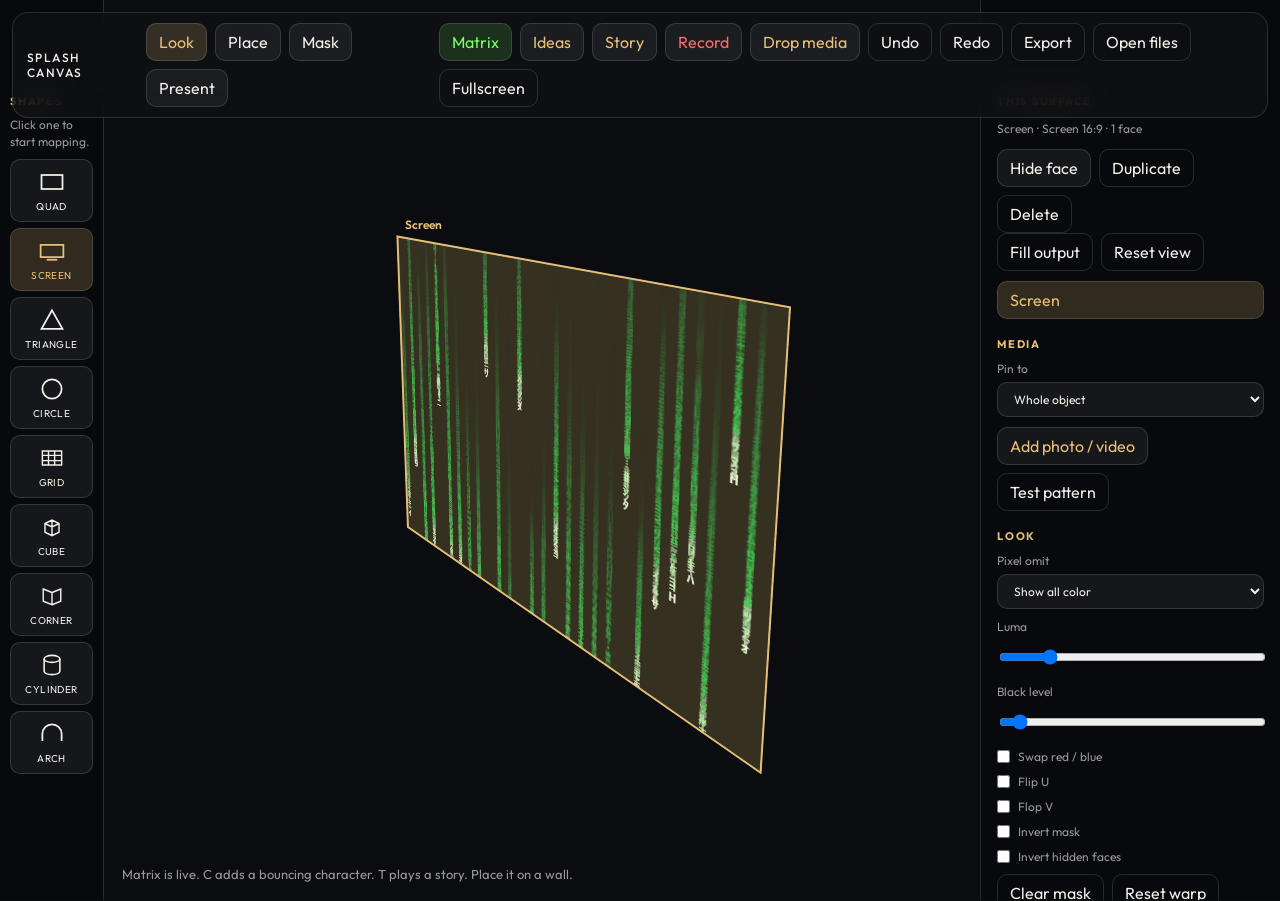
<file: apps/splash-canvas/index.html>
<!DOCTYPE html>
<html lang="en">
<head>
  <meta charset="UTF-8" />
  <meta name="viewport" content="width=device-width, initial-scale=1, viewport-fit=cover" />
  <meta http-equiv="Cache-Control" content="no-store" />
  <title>Splash Canvas — mapping studio</title>
  <link rel="icon" href="data:image/svg+xml,%3Csvg xmlns='http://www.w3.org/2000/svg' viewBox='0 0 64 64'%3E%3Crect width='64' height='64' rx='14' fill='%230b0c10'/%3E%3Ccircle cx='22' cy='24' r='10' fill='%23e8c07a'/%3E%3Ccircle cx='44' cy='40' r='12' fill='%235a90d0'/%3E%3C/svg%3E" />
  <link rel="manifest" href="./manifest.webmanifest" />
  <link rel="preconnect" href="https://fonts.googleapis.com" />
  <link rel="preconnect" href="https://fonts.gstatic.com" crossorigin />
  <link href="https://fonts.googleapis.com/css2?family=Outfit:wght@300;400;500;600&family=Share+Tech+Mono&display=swap" rel="stylesheet" />
  <link rel="stylesheet" href="./styles.css?v=8" />
</head>
<body data-mode="geometry" data-shape="quad">
  <header id="chrome">
    <div class="brand">Splash Canvas</div>
    <nav>
      <button type="button" data-mode="geometry" class="active">Look</button>
      <button type="button" data-mode="warp">Place</button>
      <button type="button" data-mode="mask">Mask</button>
      <button type="button" data-mode="present">Present</button>
    </nav>
    <div class="right">
      <button type="button" id="play-matrix">Matrix</button>
      <button type="button" id="ideas-open">Ideas</button>
      <button type="button" id="story-open">Story</button>
      <button type="button" id="record-toggle">Record</button>
      <button type="button" id="pick-media">Drop media</button>
      <button type="button" class="ghost" id="undo">Undo</button>
      <button type="button" class="ghost" id="redo">Redo</button>
      <button type="button" class="ghost" id="export-json">Export</button>
      <button type="button" class="ghost" id="pick-files">Open files</button>
      <button type="button" class="ghost" id="fullscreen">Fullscreen</button>
    </div>
  </header>

  <main id="workspace">
    <aside id="tools">
      <h2>Shapes</h2>
      <p class="muted tools-hint">Click one to start mapping.</p>
      <div id="shape-list">
        <button type="button" class="shape active" data-shape="quad" title="One rectangle — start here">
          <svg viewBox="0 0 32 32" aria-hidden="true"><rect x="4" y="8" width="24" height="16" fill="none" stroke="currentColor" stroke-width="2"/></svg>
          Quad
        </button>
        <button type="button" class="shape" data-shape="screen" title="16:9 screen">
          <svg viewBox="0 0 32 32" aria-hidden="true"><rect x="3" y="9" width="26" height="14" fill="none" stroke="currentColor" stroke-width="2"/><path d="M10 26h12" stroke="currentColor" stroke-width="2"/></svg>
          Screen
        </button>
        <button type="button" class="shape" data-shape="triangle" title="Triangle">
          <svg viewBox="0 0 32 32" aria-hidden="true"><path d="M16 5 L28 26 H4 Z" fill="none" stroke="currentColor" stroke-width="2"/></svg>
          Triangle
        </button>
        <button type="button" class="shape" data-shape="circle" title="Circle / disc">
          <svg viewBox="0 0 32 32" aria-hidden="true"><circle cx="16" cy="16" r="11" fill="none" stroke="currentColor" stroke-width="2"/></svg>
          Circle
        </button>
        <button type="button" class="shape" data-shape="grid" title="8×6 wall grid">
          <svg viewBox="0 0 32 32" aria-hidden="true"><path d="M5 8h22v16H5Z M12 8v16 M19 8v16 M5 13h22 M5 19h22" fill="none" stroke="currentColor" stroke-width="1.6"/></svg>
          Grid
        </button>
        <button type="button" class="shape" data-shape="cube" title="Cube">
          <svg viewBox="0 0 32 32" aria-hidden="true"><path d="M8 12 L16 8 L24 12 L24 22 L16 26 L8 22 Z M16 8 V26 M8 12 L16 16 L24 12" fill="none" stroke="currentColor" stroke-width="1.6"/></svg>
          Cube
        </button>
        <button type="button" class="shape" data-shape="corner" title="Two walls meeting">
          <svg viewBox="0 0 32 32" aria-hidden="true"><path d="M6 8 L16 12 L16 26 L6 22 Z M16 12 L26 8 L26 22 L16 26" fill="none" stroke="currentColor" stroke-width="1.6"/></svg>
          Corner
        </button>
        <button type="button" class="shape" data-shape="cylinder" title="Cylinder">
          <svg viewBox="0 0 32 32" aria-hidden="true"><ellipse cx="16" cy="9" rx="9" ry="4" fill="none" stroke="currentColor" stroke-width="1.8"/><path d="M7 9v14c0 2.2 4 4 9 4s9-1.8 9-4V9" fill="none" stroke="currentColor" stroke-width="1.8"/></svg>
          Cylinder
        </button>
        <button type="button" class="shape" data-shape="arch" title="Arch">
          <svg viewBox="0 0 32 32" aria-hidden="true"><path d="M5 24 V16 A11 11 0 0 1 27 16 V24" fill="none" stroke="currentColor" stroke-width="2"/></svg>
          Arch
        </button>
      </div>
    </aside>

    <section id="viewport">
      <canvas id="gl"></canvas>
      <canvas id="overlay"></canvas>
      <p id="hint">Click a shape on the left. Drop a photo. Open Place to drag it onto a wall.</p>
    </section>

    <aside id="side">
      <h2>This surface</h2>
      <p class="muted" id="face-meta">Quad ready</p>
      <div class="row">
        <button type="button" id="omit-face">Hide face</button>
        <button type="button" class="ghost" id="dup-face">Duplicate</button>
        <button type="button" class="ghost" id="del-face">Delete</button>
      </div>
      <div class="row">
        <button type="button" class="ghost" id="fit-dest">Fill output</button>
        <button type="button" class="ghost" id="reset-camera">Reset view</button>
      </div>
      <div id="face-list"></div>

      <h2>Media</h2>
      <label>Pin to
        <select id="media-target">
          <option value="all">Whole object</option>
          <option value="face">This face only</option>
        </select>
      </label>
      <div class="row">
        <button type="button" id="pick-media-side">Add photo / video</button>
        <button type="button" class="ghost" id="test-pattern">Test pattern</button>
      </div>

      <h2>Look</h2>
      <label>Pixel omit
        <select id="omit-black">
          <option value="0">Show all color</option>
          <option value="1">Omit black</option>
          <option value="2">Only black</option>
        </select>
      </label>
      <label>Luma <input id="threshold" type="range" min="0" max="60" value="8" /></label>
      <label>Black level <input id="black-level" type="range" min="0" max="255" value="0" /></label>
      <label class="check"><input id="invert-ch" type="checkbox" /> Swap red / blue</label>
      <label class="check"><input id="flip" type="checkbox" /> Flip U</label>
      <label class="check"><input id="flop" type="checkbox" /> Flop V</label>
      <label class="check"><input id="invert-mask" type="checkbox" /> Invert mask</label>
      <label class="check"><input id="invert-faces" type="checkbox" /> Invert hidden faces</label>
      <div class="row">
        <button type="button" class="ghost" id="clear-mask">Clear mask</button>
        <button type="button" class="ghost" id="reset-warp">Reset warp</button>
      </div>

      <h2>Motion</h2>
      <label>Live look
        <select id="live-look">
          <option value="">Off (photo / video)</option>
        </select>
      </label>
      <label>Kaleido slices <input id="kaleido" type="range" min="0" max="16" value="0" /></label>
      <label>Spin <input id="spin" type="range" min="0" max="40" value="0" /></label>
      <label>Direction
        <select id="anim-dir">
          <option value="off">Off</option>
          <option value="u+">U →</option>
          <option value="u-">U ←</option>
          <option value="v+">V ↑</option>
          <option value="v-">V ↓</option>
        </select>
      </label>
      <label>Speed <input id="anim-speed" type="range" min="0" max="40" value="8" /></label>
      <div class="row">
        <button type="button" class="ghost" id="anim-all">Apply to all faces</button>
      </div>

      <h2>Characters</h2>
      <label>Kind
        <select id="char-kind"></select>
      </label>
      <label>Motion
        <select id="char-mode"></select>
      </label>
      <div class="row">
        <button type="button" id="char-add">Add bouncing</button>
        <button type="button" class="ghost" id="char-clear">Clear cast</button>
      </div>
      <label class="check"><input id="phys-gravity" type="checkbox" checked /> Gravity</label>
      <label class="check"><input id="phys-faces" type="checkbox" checked /> Bounce off mapped faces</label>
      <label class="check"><input id="phys-actors" type="checkbox" checked /> Bounce off each other</label>
      <p class="muted" id="cast-meta">No characters yet. C adds one.</p>

      <p class="muted">1 Look · 2 Place · 3 Mask · 4 Present · M Matrix · I Ideas · T story · C character · Shift+R record · O hide face · D duplicate · Delete remove · Ctrl/Cmd+Z undo</p>
    </aside>
  </main>

  <input id="files" type="file" hidden multiple accept=".json,.obj,.png,.jpg,.jpeg,.webp,.gif,.mp4,.webm,.mov,image/*,video/*" />
  <input id="media-files" type="file" hidden accept="image/*,video/*" />
  <input id="folder" type="file" hidden webkitdirectory directory />
  <div id="toast" hidden></div>

  <aside id="ideas" hidden>
    <div class="ideas-head">
      <h2>Motion ideas</h2>
      <button type="button" class="ghost" id="ideas-close">Close</button>
    </div>
    <p class="muted">The Matrix is live. <strong>Use</strong> loads a shape + moving look. Kaleido slices fold any photo or video. Type a spark and <strong>Riff</strong>.</p>
    <p class="muted" id="idea-count"></p>
    <div id="idea-filters" class="row">
      <button type="button" data-idea-filter="featured" class="active">Featured</button>
      <button type="button" class="ghost" data-idea-filter="all">All</button>
      <button type="button" class="ghost" data-idea-filter="matrix">Matrix</button>
      <button type="button" class="ghost" data-idea-filter="kaleido">Kaleido</button>
      <button type="button" class="ghost" data-idea-filter="video">Video</button>
      <button type="button" class="ghost" data-idea-filter="halloween">Halloween</button>
    </div>
    <label class="idea-seed-label">Search / grow from this
      <input id="idea-search" type="text" placeholder="matrix, kaleidoscope, ocean, garage…" />
    </label>
    <label class="idea-seed-label">Riff spark
      <input id="idea-seed" type="text" placeholder="bats in the garage, code on the door…" />
    </label>
    <div class="row">
      <button type="button" id="idea-riff">Riff from this</button>
      <button type="button" class="ghost" id="idea-surprise">Surprise me</button>
    </div>
    <p class="muted" id="idea-files">Live looks need no files. Videos still drop in: MP4/WebM loops, PNG with Omit black, UV-mapped OBJ, splash.json + that OBJ.</p>
    <h2>From your riff</h2>
    <div id="idea-riffs"></div>
    <h2>Catalog</h2>
    <div id="idea-list"></div>
  </aside>

  <aside id="story" hidden>
    <div class="ideas-head">
      <h2>Story clock</h2>
      <button type="button" class="ghost" id="story-close">Close</button>
    </div>
    <p class="muted">Cues fire at times. Characters bounce off mapped faces. Record a loop when the scene feels right.</p>
    <p class="muted" id="story-clock">0.0s / 16s</p>
    <label>Preset
      <select id="story-preset"></select>
    </label>
    <div class="row">
      <button type="button" id="story-load">Load</button>
      <button type="button" id="story-play">Play</button>
      <button type="button" class="ghost" id="story-pause">Pause</button>
      <button type="button" class="ghost" id="story-stop">Stop</button>
    </div>
    <label class="check"><input id="story-loop" type="checkbox" checked /> Loop the story (then record it)</label>
    <h2>Add a cue</h2>
    <label>Search functions
      <input id="fn-search" type="text" placeholder="bounce neo, kaleido, gravity, record…" />
    </label>
    <div class="row">
      <button type="button" id="fn-run">Run now</button>
      <button type="button" class="ghost" id="fn-cue">Cue at playhead</button>
    </div>
    <p class="muted" id="fn-count"></p>
    <div id="fn-list"></div>
    <h2>Cues</h2>
    <div id="cue-list"></div>
  </aside>

  <script type="module" src="./js/app.js?v=8"></script>
</body>
</html>
</file>
<file: apps/splash-canvas/styles.css>
:root {
  --bg: #0b0c10;
  --ink: #f4f1ea;
  --muted: rgba(244, 241, 234, 0.62);
  --gold: #e8c07a;
  --glass: rgba(16, 17, 22, 0.72);
  --stroke: rgba(244, 241, 234, 0.14);
  --sans: "Outfit", ui-sans-serif, system-ui, sans-serif;
}

* { box-sizing: border-box; }
[hidden] { display: none !important; }

html, body {
  margin: 0;
  height: 100%;
  background: var(--bg);
  color: var(--ink);
  font-family: var(--sans);
  overflow: hidden;
}

#chrome {
  position: fixed;
  inset: 12px 12px auto;
  z-index: 20;
  display: flex;
  align-items: center;
  justify-content: space-between;
  gap: 12px;
  padding: 10px 14px;
  background: var(--glass);
  border: 1px solid var(--stroke);
  border-radius: 16px;
  backdrop-filter: blur(16px);
}

.brand {
  letter-spacing: 0.12em;
  text-transform: uppercase;
  font-size: 12px;
  font-weight: 500;
}

nav, .right, .row { display: flex; gap: 8px; flex-wrap: wrap; }

button, select, input[type="range"] {
  font: inherit;
  color: var(--ink);
  background: rgba(255,255,255,0.06);
  border: 1px solid var(--stroke);
  border-radius: 10px;
  padding: 8px 12px;
}

button { cursor: pointer; }
button:hover, button.active { background: rgba(232,192,122,0.18); color: var(--gold); }
button.ghost { background: transparent; }
#pick-media, #pick-media-side { color: var(--gold); }

#workspace {
  display: grid;
  grid-template-columns: 104px 1fr 300px;
  height: 100%;
}

body[data-mode="present"] #side,
body[data-mode="present"] #chrome,
body[data-mode="present"] #hint,
body[data-mode="present"] #tools,
body[data-chrome="off"] #side,
body[data-chrome="off"] #chrome,
body[data-chrome="off"] #hint,
body[data-chrome="off"] #tools { display: none; }
body[data-mode="present"] #workspace,
body[data-chrome="off"] #workspace { grid-template-columns: 1fr; }

#tools, #side {
  padding: 76px 10px 16px;
  overflow: auto;
  background: rgba(8,9,12,0.72);
}
#tools { border-right: 1px solid var(--stroke); }
#side { border-left: 1px solid var(--stroke); padding-left: 16px; padding-right: 16px; }
.tools-hint { margin: 0 0 8px; font-size: 11px; }

#viewport { position: relative; min-height: 100%; height: 100%; }
#gl, #overlay {
  position: absolute;
  inset: 0;
  width: 100%;
  height: 100%;
}
#overlay { touch-action: none; }

#hint {
  position: absolute;
  left: 18px;
  bottom: 18px;
  margin: 0;
  color: var(--muted);
  font-size: 13px;
  max-width: 52ch;
  pointer-events: none;
}

h2 {
  font-size: 11px;
  letter-spacing: 0.16em;
  text-transform: uppercase;
  color: var(--gold);
  margin: 18px 0 8px;
}

#shape-list {
  display: grid;
  gap: 6px;
}
.shape {
  display: flex;
  flex-direction: column;
  align-items: center;
  gap: 4px;
  font-size: 10px;
  letter-spacing: 0.04em;
  padding: 8px 4px;
  text-transform: uppercase;
}
.shape svg {
  width: 28px;
  height: 28px;
  display: block;
}

#face-list { display: flex; flex-direction: column; gap: 4px; max-height: 22vh; overflow: auto; margin-top: 10px; }
#face-list button { text-align: left; }
#face-list .omitted { opacity: 0.45; text-decoration: line-through; }
label { display: block; font-size: 12px; color: var(--muted); margin: 10px 0; }
label > * { display: block; width: 100%; margin-top: 6px; }
.check { display: flex; align-items: center; gap: 8px; }
.check input { width: auto; margin: 0; }
.muted { color: var(--muted); font-size: 12px; line-height: 1.45; }
code { color: var(--gold); }

#toast {
  position: fixed;
  top: 72px;
  left: 50%;
  transform: translateX(-50%);
  background: var(--glass);
  border: 1px solid var(--stroke);
  padding: 10px 16px;
  border-radius: 999px;
  z-index: 30;
}

#play-matrix { color: #7CFF6B; }
#ideas-open { color: var(--gold); }
body[data-motion="matrix"] #play-matrix { background: rgba(124, 255, 107, 0.14); }

.idea-tag {
  margin: 0 0 4px;
  font-size: 10px;
  letter-spacing: 0.14em;
  text-transform: uppercase;
  color: var(--gold);
}
.idea-card.live { border-color: rgba(124, 255, 107, 0.28); }
.idea-card.live .idea-tag { color: #7CFF6B; }
#idea-filters button { font-size: 12px; padding: 6px 10px; }
#ideas { width: min(440px, 94vw); }

input[type="text"] {
  font: inherit;
  color: var(--ink);
  background: rgba(255,255,255,0.06);
  border: 1px solid var(--stroke);
  border-radius: 10px;
  padding: 10px 12px;
  width: 100%;
}

#ideas {
  position: fixed;
  top: 72px;
  right: 12px;
  bottom: 12px;
  width: min(400px, 94vw);
  z-index: 28;
  overflow: auto;
  background: #12131a;
  border: 1px solid var(--stroke);
  border-radius: 16px;
  padding: 16px 16px 24px;
  box-shadow: 0 18px 60px rgba(0,0,0,0.45);
}
.ideas-head { display: flex; align-items: center; justify-content: space-between; gap: 8px; }
.ideas-head h2 { margin: 0; }
.idea-seed-label { margin-top: 8px; }
.idea-card {
  border: 1px solid var(--stroke);
  border-radius: 12px;
  padding: 12px;
  margin: 8px 0;
  background: rgba(255,255,255,0.03);
}
.idea-card h3 { margin: 0 0 6px; font-size: 15px; color: var(--ink); letter-spacing: 0; text-transform: none; }
.idea-card p { margin: 0 0 8px; font-size: 12px; color: var(--muted); line-height: 1.45; }
.idea-card .row { margin-top: 8px; }
body[data-mode="present"] #ideas,
body[data-chrome="off"] #ideas,
body[data-mode="present"] #story,
body[data-chrome="off"] #story { display: none !important; }

#story {
  position: fixed;
  top: 72px;
  right: 12px;
  bottom: 12px;
  width: min(440px, 94vw);
  z-index: 28;
  overflow: auto;
  background: #12131a;
  border: 1px solid var(--stroke);
  border-radius: 16px;
  padding: 16px 16px 24px;
  box-shadow: 0 18px 60px rgba(0,0,0,0.45);
}
#fn-list, #cue-list { display: flex; flex-direction: column; gap: 6px; }
.fn-row, .cue-row {
  display: flex;
  gap: 8px;
  align-items: center;
  justify-content: space-between;
  border: 1px solid var(--stroke);
  border-radius: 10px;
  padding: 8px 10px;
  font-size: 12px;
}
.fn-row.active { border-color: var(--gold); }
#record-toggle { color: #ff6b6b; }
body[data-recording="on"] #record-toggle {
  background: rgba(255, 107, 107, 0.2);
}
#story-open { color: var(--gold); }

@media (max-width: 860px) {
  #workspace { grid-template-columns: 72px 1fr; }
  #side { position: absolute; right: 0; top: 0; bottom: 0; width: min(300px, 86vw); }
}
</file>
